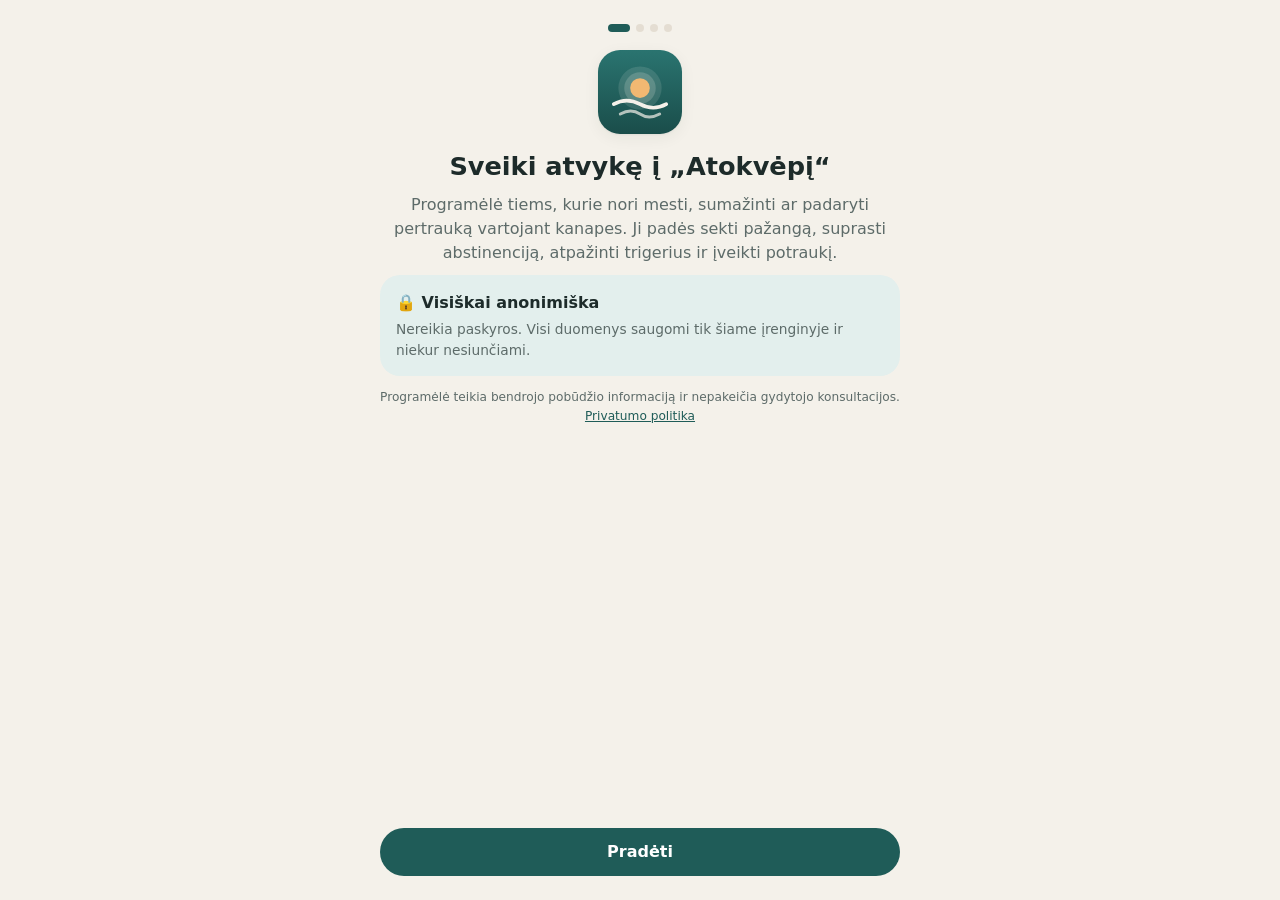
<file: index.html>
<!doctype html>
<html lang="lt">
  <head>
    <meta charset="UTF-8" />
    <meta name="viewport" content="width=device-width, initial-scale=1.0, viewport-fit=cover" />
    <meta name="theme-color" content="#1f5c58" />
    <meta name="description" content="Anonimiška savipagalbos programėlė norintiems mesti ar sumažinti kanapių vartojimą." />
    <meta name="apple-mobile-web-app-capable" content="yes" />
    <meta name="mobile-web-app-capable" content="yes" />
    <meta name="apple-mobile-web-app-title" content="Atokvėpis" />
    <meta name="apple-mobile-web-app-status-bar-style" content="default" />
    <link rel="icon" href="./icon.svg" type="image/svg+xml" />
    <link rel="apple-touch-icon" href="./apple-touch-icon.png" />
    <title>Atokvėpis</title>
    <script type="module" crossorigin src="./assets/index-D5nR9FAJ.js"></script>
    <link rel="stylesheet" crossorigin href="./assets/index-zF6hPWiy.css">
  <link rel="manifest" href="./manifest.webmanifest"></head>
  <body>
    <div id="root"></div>
  </body>
</html>
</file>
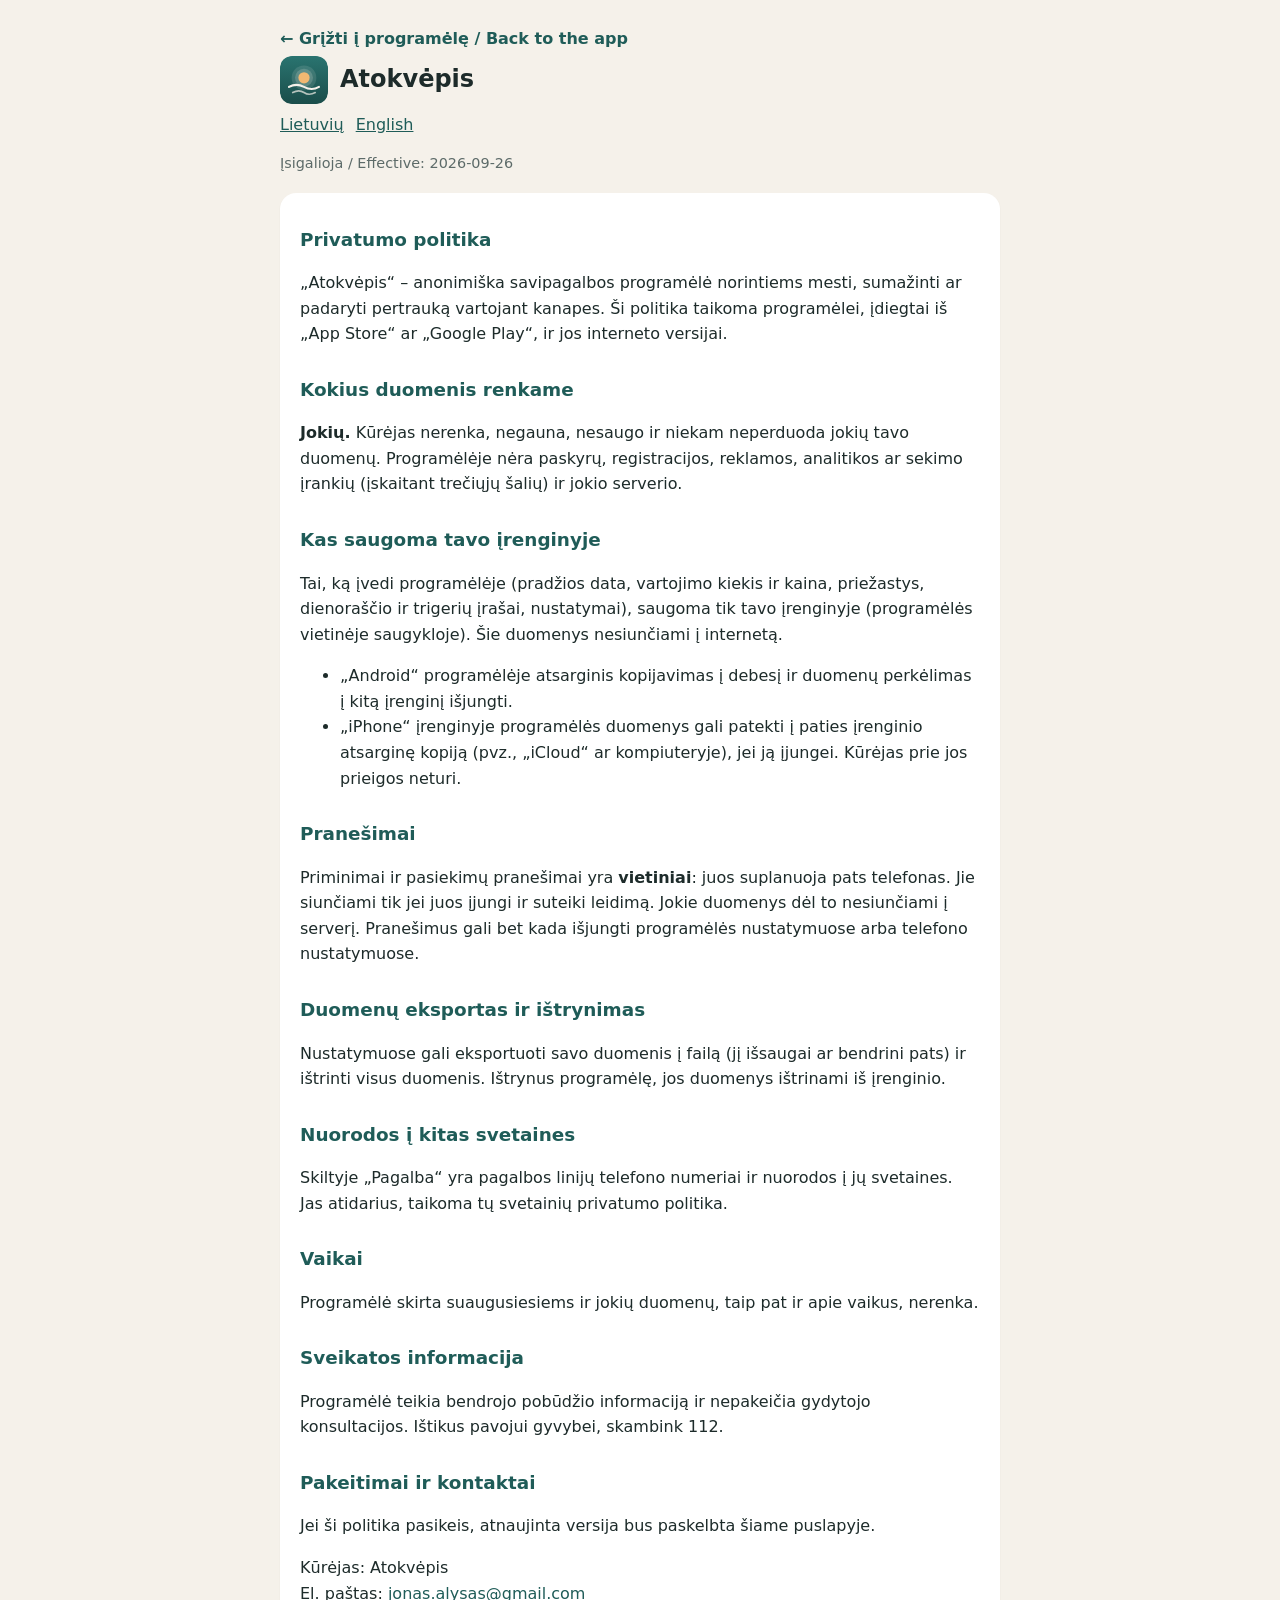
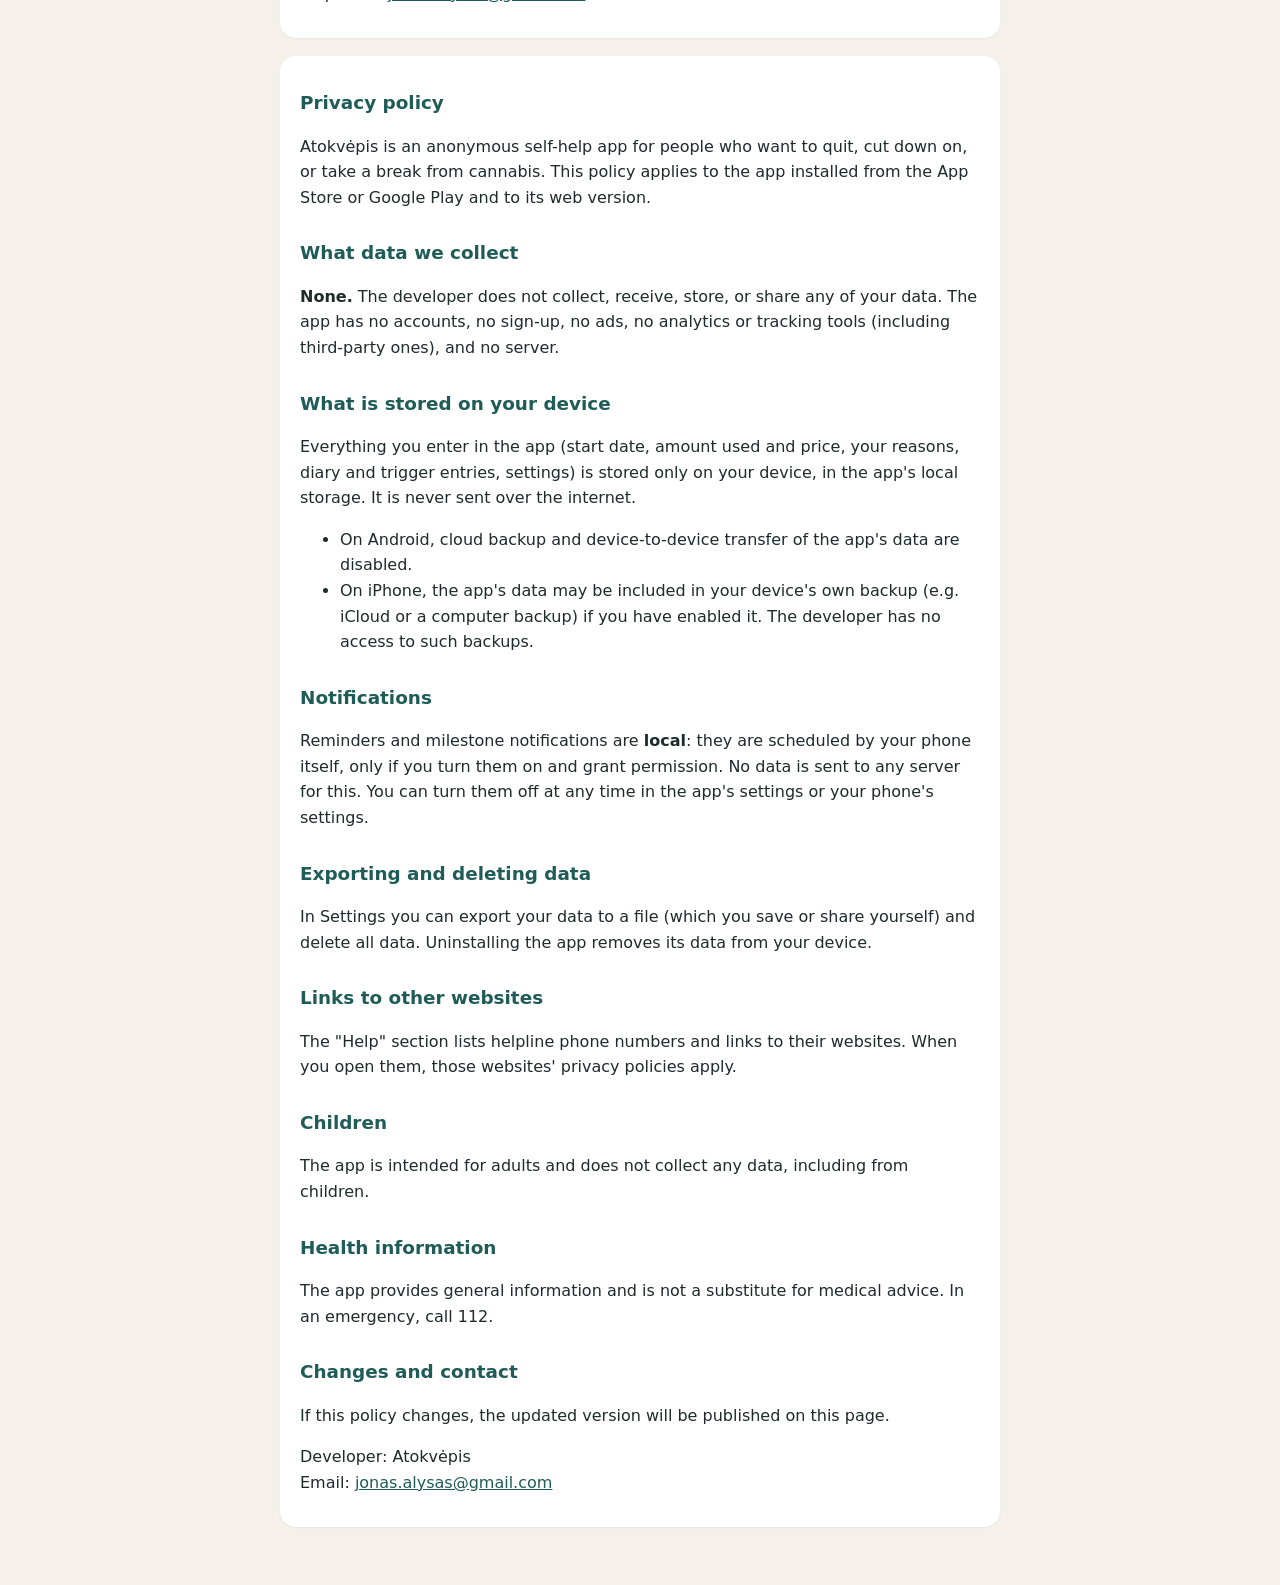
<file: privacy.html>
<!doctype html>
<html lang="lt">
<head>
<meta charset="UTF-8" />
<meta name="viewport" content="width=device-width, initial-scale=1, viewport-fit=cover" />
<meta name="theme-color" content="#1f5c58" />
<title>Atokvėpis – privatumo politika / Privacy policy</title>
<link rel="icon" href="./icon.svg" type="image/svg+xml" />
<style>
  :root { --bg:#f5f1ea; --ink:#1d2b2a; --muted:#5d6b69; --primary:#1f5c58; --line:#e4ddd2;
    font-family: system-ui, -apple-system, 'Segoe UI', Roboto, 'Noto Sans', Arial, sans-serif; color: var(--ink); background: var(--bg); line-height: 1.6; }
  body { margin: 0; }
  main { max-width: 720px; margin: 0 auto; padding: calc(env(safe-area-inset-top, 0px) + 20px) 20px calc(env(safe-area-inset-bottom, 0px) + 40px); }
  header { display: flex; align-items: center; gap: 12px; margin-bottom: 8px; }
  header img { width: 48px; height: 48px; border-radius: 12px; }
  h1 { font-size: 1.5rem; margin: 0; }
  h2 { font-size: 1.15rem; margin: 28px 0 6px; color: var(--primary); }
  section { background: #fff; border-radius: 16px; padding: 4px 20px 16px; margin: 18px 0; box-shadow: 0 1px 2px rgba(0,0,0,.05); }
  .muted { color: var(--muted); font-size: .9rem; }
  .todo { background: #fff3cd; border: 1px dashed #c9a227; padding: 1px 6px; border-radius: 6px; }
  a { color: var(--primary); }
  .back { display: inline-block; margin: 6px 0 4px; font-weight: 600; text-decoration: none; }
  nav.lang a { margin-right: 12px; }
</style>
</head>
<body>
<main>
  <a class="back" href="./index.html#/more/settings">← Grįžti į programėlę / Back to the app</a>
  <header>
    <img src="./icon.svg" alt="" />
    <h1>Atokvėpis</h1>
  </header>
  <nav class="lang"><a href="#lt">Lietuvių</a><a href="#en">English</a></nav>
  <p class="muted">Įsigalioja / Effective: 2026-09-26</p>

  <section id="lt" lang="lt">
    <h2>Privatumo politika</h2>
    <p>„Atokvėpis“ – anonimiška savipagalbos programėlė norintiems mesti, sumažinti ar padaryti pertrauką vartojant kanapes. Ši politika taikoma programėlei, įdiegtai iš „App Store“ ar „Google Play“, ir jos interneto versijai.</p>

    <h2>Kokius duomenis renkame</h2>
    <p><b>Jokių.</b> Kūrėjas nerenka, negauna, nesaugo ir niekam neperduoda jokių tavo duomenų. Programėlėje nėra paskyrų, registracijos, reklamos, analitikos ar sekimo įrankių (įskaitant trečiųjų šalių) ir jokio serverio.</p>

    <h2>Kas saugoma tavo įrenginyje</h2>
    <p>Tai, ką įvedi programėlėje (pradžios data, vartojimo kiekis ir kaina, priežastys, dienoraščio ir trigerių įrašai, nustatymai), saugoma tik tavo įrenginyje (programėlės vietinėje saugykloje). Šie duomenys nesiunčiami į internetą.</p>
    <ul>
      <li>„Android“ programėlėje atsarginis kopijavimas į debesį ir duomenų perkėlimas į kitą įrenginį išjungti.</li>
      <li>„iPhone“ įrenginyje programėlės duomenys gali patekti į paties įrenginio atsarginę kopiją (pvz., „iCloud“ ar kompiuteryje), jei ją įjungei. Kūrėjas prie jos prieigos neturi.</li>
    </ul>

    <h2>Pranešimai</h2>
    <p>Priminimai ir pasiekimų pranešimai yra <b>vietiniai</b>: juos suplanuoja pats telefonas. Jie siunčiami tik jei juos įjungi ir suteiki leidimą. Jokie duomenys dėl to nesiunčiami į serverį. Pranešimus gali bet kada išjungti programėlės nustatymuose arba telefono nustatymuose.</p>

    <h2>Duomenų eksportas ir ištrynimas</h2>
    <p>Nustatymuose gali eksportuoti savo duomenis į failą (jį išsaugai ar bendrini pats) ir ištrinti visus duomenis. Ištrynus programėlę, jos duomenys ištrinami iš įrenginio.</p>

    <h2>Nuorodos į kitas svetaines</h2>
    <p>Skiltyje „Pagalba“ yra pagalbos linijų telefono numeriai ir nuorodos į jų svetaines. Jas atidarius, taikoma tų svetainių privatumo politika.</p>

    <h2>Vaikai</h2>
    <p>Programėlė skirta suaugusiesiems ir jokių duomenų, taip pat ir apie vaikus, nerenka.</p>

    <h2>Sveikatos informacija</h2>
    <p>Programėlė teikia bendrojo pobūdžio informaciją ir nepakeičia gydytojo konsultacijos. Ištikus pavojui gyvybei, skambink 112.</p>

    <h2>Pakeitimai ir kontaktai</h2>
    <p>Jei ši politika pasikeis, atnaujinta versija bus paskelbta šiame puslapyje.</p>
    <p>Kūrėjas: Atokvėpis<br />
       El. paštas: <a href="mailto:jonas.alysas@gmail.com">jonas.alysas@gmail.com</a></p>
  </section>

  <section id="en" lang="en">
    <h2>Privacy policy</h2>
    <p>Atokvėpis is an anonymous self-help app for people who want to quit, cut down on, or take a break from cannabis. This policy applies to the app installed from the App Store or Google Play and to its web version.</p>

    <h2>What data we collect</h2>
    <p><b>None.</b> The developer does not collect, receive, store, or share any of your data. The app has no accounts, no sign-up, no ads, no analytics or tracking tools (including third-party ones), and no server.</p>

    <h2>What is stored on your device</h2>
    <p>Everything you enter in the app (start date, amount used and price, your reasons, diary and trigger entries, settings) is stored only on your device, in the app's local storage. It is never sent over the internet.</p>
    <ul>
      <li>On Android, cloud backup and device-to-device transfer of the app's data are disabled.</li>
      <li>On iPhone, the app's data may be included in your device's own backup (e.g. iCloud or a computer backup) if you have enabled it. The developer has no access to such backups.</li>
    </ul>

    <h2>Notifications</h2>
    <p>Reminders and milestone notifications are <b>local</b>: they are scheduled by your phone itself, only if you turn them on and grant permission. No data is sent to any server for this. You can turn them off at any time in the app's settings or your phone's settings.</p>

    <h2>Exporting and deleting data</h2>
    <p>In Settings you can export your data to a file (which you save or share yourself) and delete all data. Uninstalling the app removes its data from your device.</p>

    <h2>Links to other websites</h2>
    <p>The "Help" section lists helpline phone numbers and links to their websites. When you open them, those websites' privacy policies apply.</p>

    <h2>Children</h2>
    <p>The app is intended for adults and does not collect any data, including from children.</p>

    <h2>Health information</h2>
    <p>The app provides general information and is not a substitute for medical advice. In an emergency, call 112.</p>

    <h2>Changes and contact</h2>
    <p>If this policy changes, the updated version will be published on this page.</p>
    <p>Developer: Atokvėpis<br />
       Email: <a href="mailto:jonas.alysas@gmail.com">jonas.alysas@gmail.com</a></p>
  </section>
</main>
</body>
</html>
</file>
<file: assets/index-zF6hPWiy.css>
:root{--bg: #f4f1ea;--card: #ffffff;--field: #ffffff;--ink: #1d2b2a;--muted: #5d6b69;--line: #e4ddd2;--primary: #1f5c58;--primary-2: #2a7470;--on-primary: #ffffff;--primary-soft: #e3efed;--accent: #e8a15a;--accent-ink: #b8732e;--accent-soft: #fbeedd;--sos: #c8553d;--on-sos: #ffffff;--danger: #b4483c;--danger-soft: #f7e3e0;--ok: #3d8a5f;--seg: #ebe6dc;--nav-bg: rgba(255, 255, 255, .96);--radius: 20px;color-scheme:light;--shadow: 0 1px 2px rgba(29, 43, 42, .05), 0 4px 16px rgba(29, 43, 42, .06);--nav-h: 68px;--sat: var(--safe-area-inset-top, env(safe-area-inset-top, 0px));--sab: var(--safe-area-inset-bottom, env(safe-area-inset-bottom, 0px));--sal: var(--safe-area-inset-left, env(safe-area-inset-left, 0px));--sar: var(--safe-area-inset-right, env(safe-area-inset-right, 0px));font-family:system-ui,-apple-system,Segoe UI,Roboto,Noto Sans,Helvetica Neue,Arial,sans-serif;color:var(--ink);background:var(--bg);-webkit-text-size-adjust:100%;line-height:1.5}:root[data-theme=dark]{--bg: #121a18;--card: #1c2624;--field: #24332f;--ink: #eaf2ef;--muted: #9db0ab;--line: #2e3d39;--primary: #6fc2b6;--primary-2: #84cfc3;--on-primary: #0e1c1a;--primary-soft: #24332f;--accent: #f0b57a;--accent-ink: #f0b57a;--accent-soft: #3a2f22;--sos: #e07a62;--on-sos: #1a0d09;--danger: #e07a62;--danger-soft: #3a2420;--ok: #7cc79b;--seg: #24332f;--nav-bg: rgba(18, 26, 24, .96);--shadow: 0 0 0 1px #2e3d39;color-scheme:dark}*{box-sizing:border-box}html,body{margin:0;padding:0;background:var(--bg)}body{min-height:100dvh;overscroll-behavior-y:none}button,input,textarea,select{font:inherit;color:inherit}a{color:var(--primary)}h1,h2,h3{line-height:1.25;margin:0 0 8px}h1{font-size:1.6rem}h2{font-size:1.2rem}h3{font-size:1.02rem}p{margin:0 0 10px}.app{max-width:560px;margin:0 auto;min-height:100dvh;position:relative;padding-left:var(--sal);padding-right:var(--sar)}.screen{padding:calc(var(--sat) + 16px) 16px calc(var(--nav-h) + var(--sab) + 24px);animation:fade .18s ease-out}@keyframes fade{0%{opacity:0;transform:translateY(4px)}to{opacity:1;transform:none}}.topbar{display:flex;align-items:center;gap:8px;margin-bottom:14px;min-height:40px}.topbar h1{margin:0;font-size:1.35rem;flex:1}.back{border:0;background:transparent;color:var(--primary);height:40px;cursor:pointer;font-size:.95rem;font-weight:600;padding:0 4px}.topbar:has(.back){flex-wrap:wrap}.topbar:has(.back) h1{flex-basis:100%;font-size:1.6rem}.card{background:var(--card);border-radius:var(--radius);padding:16px;box-shadow:var(--shadow);margin-bottom:12px}.card.soft{background:var(--primary-soft);box-shadow:none}.card.accent{background:var(--accent-soft);box-shadow:none}.card.danger{background:var(--danger-soft);box-shadow:none}.card.hero{background:var(--primary);color:var(--on-primary);border-radius:24px;padding:20px 22px}.card.hero .muted{color:var(--on-primary);opacity:.78}.muted{color:var(--muted)}.small{font-size:.86rem}.tiny{font-size:.76rem}.center{text-align:center}.row{display:flex;gap:10px;align-items:center}.row.wrap{flex-wrap:wrap}.between{justify-content:space-between}.grid2{display:grid;grid-template-columns:1fr 1fr;gap:12px}.grid2>.card{margin-bottom:0}.stack>*+*{margin-top:10px}.eyebrow{font-size:.74rem;letter-spacing:.06em;text-transform:uppercase;font-weight:700;color:var(--muted);margin-bottom:4px}.hero .eyebrow{color:var(--on-primary);opacity:.75}.timer{display:flex;gap:8px;margin:8px 0 4px}.timer div{flex:1;background:#ffffff1f;border-radius:14px;padding:10px 4px;text-align:center}.timer b{display:block;font-size:2rem;line-height:1.1;font-variant-numeric:tabular-nums}.timer span{font-size:.78rem;opacity:.85}.stat b{display:block;font-size:1.45rem;font-variant-numeric:tabular-nums}.stat span{font-size:.82rem;color:var(--muted)}.btn{display:inline-flex;align-items:center;justify-content:center;gap:8px;border:0;border-radius:999px;padding:12px 20px;font-weight:600;cursor:pointer;background:var(--primary);color:var(--on-primary);text-decoration:none;min-height:46px}.btn:active{transform:scale(.98)}.btn.block{width:100%}.btn.ghost{background:var(--primary-soft);color:var(--primary)}.btn.light{background:var(--card);color:var(--primary)}.hero .btn.light{background:#ffffff2e;color:var(--on-primary)}.btn.accent{background:var(--accent);color:#3a2410}.btn.danger{background:var(--danger);color:var(--on-sos)}.btn.sos{background:var(--sos);color:var(--on-sos)}.btn.dashed{background:transparent;color:var(--primary);border:1.5px dashed var(--primary);margin:4px 0 12px}.btn.small{padding:8px 12px;min-height:36px;font-size:.9rem;border-radius:999px}.btn:disabled{opacity:.5;cursor:default}.list{list-style:none;margin:0;padding:0}.list-item{display:flex;align-items:center;gap:12px;padding:14px 16px;background:var(--card);border:0;width:100%;text-align:left;cursor:pointer;border-bottom:1px solid var(--line);text-decoration:none;color:inherit}.list-group{border-radius:var(--radius);overflow:hidden;box-shadow:var(--shadow);margin-bottom:14px}.list-group .list-item:last-child{border-bottom:0}.list-item .ico{width:38px;height:38px;border-radius:12px;background:var(--primary-soft);display:grid;place-items:center;font-size:1.15rem;flex-shrink:0}.list-item .grow{flex:1;min-width:0}.list-item .chev{color:var(--muted)}ul.bullets{padding-left:20px;margin:0 0 10px}ul.bullets li{margin-bottom:6px}label.field{display:block;margin-bottom:14px}label.field>span{display:block;font-weight:600;margin-bottom:6px;font-size:.95rem}input[type=text],input[type=number],input[type=datetime-local],textarea,select{width:100%;padding:12px 14px;border:1.5px solid var(--line);border-radius:12px;background:var(--field);font-size:1rem}input:focus,textarea:focus,select:focus{outline:none;border-color:var(--primary-2)}textarea{min-height:90px;resize:vertical}input[type=range]{width:100%;accent-color:var(--primary);height:28px}.range-row{display:flex;justify-content:space-between;font-size:.78rem;color:var(--muted)}.chips{display:flex;flex-wrap:wrap;gap:8px}.chip{border:1.5px solid var(--line);background:var(--field);border-radius:999px;padding:7px 13px;cursor:pointer;font-size:.92rem}.chip.on{background:var(--primary);border-color:var(--primary);color:var(--on-primary)}.seg{display:flex;background:var(--seg);border-radius:14px;padding:4px;gap:4px;margin-bottom:14px}.seg button{flex:1;border:0;background:transparent;padding:9px 6px;border-radius:11px;font-weight:600;cursor:pointer;color:var(--muted);font-size:.92rem}.seg button.on{background:var(--card);color:var(--primary);box-shadow:var(--shadow)}.moods{display:flex;gap:6px}.moods button{flex:1;border:1.5px solid var(--line);background:var(--field);border-radius:14px;padding:8px 0 6px;cursor:pointer;font-size:1.5rem;line-height:1.1}.moods button small{display:block;font-size:.66rem;color:var(--muted);margin-top:2px}.moods button.on{border-color:var(--primary);background:var(--primary-soft)}.progress{height:8px;background:var(--line);border-radius:99px;overflow:hidden}.progress>div{height:100%;background:var(--accent);border-radius:99px}.hero .progress{background:#fff3}.badge{display:inline-block;padding:3px 9px;border-radius:99px;font-size:.75rem;font-weight:700;background:var(--primary-soft);color:var(--primary)}.badge.accent{background:var(--accent-soft);color:#8a5520}.badge.danger{background:var(--danger-soft);color:var(--danger)}.badge.ok{background:#e2f1e8;color:var(--ok)}.nav{position:fixed;bottom:0;left:0;right:0;z-index:10;background:var(--nav-bg);-webkit-backdrop-filter:blur(10px);backdrop-filter:blur(10px);border-top:1px solid var(--line);padding-bottom:var(--sab)}.nav-inner{max-width:560px;margin:0 auto;display:flex;height:var(--nav-h);align-items:center}.nav a{flex:1;display:flex;flex-direction:column;align-items:center;gap:2px;text-decoration:none;color:var(--muted);font-size:.7rem;font-weight:600;padding:6px 0}.nav a svg{width:24px;height:24px}.nav a.on{color:var(--primary)}.nav a.sos .bubble{width:50px;height:50px;border-radius:50%;background:var(--accent);color:#3a2410;display:grid;place-items:center;margin-top:-22px;box-shadow:0 4px 14px #e8a15a80;font-weight:800;font-size:.85rem}.breath-wrap{display:grid;place-items:center;height:260px;position:relative}.breath{width:120px;height:120px;border-radius:50%;background:radial-gradient(circle at 40% 35%,#7fb5ae,var(--primary));transition:transform linear;display:grid;place-items:center;color:var(--on-primary);font-weight:700}.breath-ring{position:absolute;width:230px;height:230px;border-radius:50%;border:2px dashed #c9dcd9}.big-time{font-size:2.6rem;font-weight:700;font-variant-numeric:tabular-nums;text-align:center}.chart{width:100%;height:auto;display:block}.legend{display:flex;gap:14px;font-size:.8rem;color:var(--muted);margin-top:6px;flex-wrap:wrap}.legend i{display:inline-block;width:10px;height:10px;border-radius:3px;margin-right:5px;vertical-align:-1px}.entry{border-left:4px solid var(--primary-soft);padding-left:12px}.ach{display:flex;gap:12px;align-items:center}.ach .ai{font-size:1.6rem;width:46px;height:46px;border-radius:14px;display:grid;place-items:center;background:var(--primary-soft);flex-shrink:0}.ach.locked .ai{filter:grayscale(1);opacity:.45}.ach .grow{flex:1}.onb{min-height:100dvh;display:flex;flex-direction:column;padding:calc(var(--sat) + 24px) 20px calc(var(--sab) + 24px)}.onb .grow{flex:1}.dots{display:flex;gap:6px;justify-content:center;margin-bottom:18px}.dots i{width:8px;height:8px;border-radius:99px;background:var(--line)}.dots i.on{background:var(--primary);width:22px}.logo{width:84px;height:84px;border-radius:22px;box-shadow:var(--shadow)}.goal-opt{display:block;width:100%;text-align:left;background:var(--field);border:2px solid var(--line);border-radius:16px;padding:14px 16px;margin-bottom:10px;cursor:pointer}.goal-opt.on{border-color:var(--primary);background:var(--primary-soft)}.goal-opt b{display:block}.reason{display:flex;align-items:center;gap:10px;padding:12px 14px;background:var(--field);border-radius:14px;margin-bottom:8px;box-shadow:var(--shadow)}.reason span{flex:1}.icon-btn{border:0;background:transparent;cursor:pointer;color:var(--muted);font-size:1.1rem;padding:4px 8px}.toast{position:fixed;left:50%;bottom:calc(var(--nav-h) + 20px + var(--sab));transform:translate(-50%);background:var(--ink);color:#fff;padding:10px 16px;border-radius:12px;z-index:30;font-size:.92rem;box-shadow:var(--shadow);max-width:90vw}.modal-bg{position:fixed;inset:0;background:#141e1e73;z-index:40;display:flex;align-items:flex-end;justify-content:center}.modal{background:var(--bg);width:100%;max-width:560px;border-radius:22px 22px 0 0;padding:20px 16px calc(var(--sab) + 20px);max-height:92dvh;overflow:auto}.phase-dot{width:12px;height:12px;border-radius:50%;background:var(--line);flex-shrink:0;margin-top:5px}.phase-dot.on{background:var(--accent);box-shadow:0 0 0 4px var(--accent-soft)}.phase-dot.done{background:var(--primary)}.disclaimer{font-size:.8rem;color:var(--muted);margin-top:14px}.switch{display:flex;align-items:center;justify-content:space-between;gap:12px;padding:10px 0;cursor:pointer}.switch input{appearance:none;-webkit-appearance:none;width:50px;height:30px;border-radius:99px;background:var(--line);position:relative;flex-shrink:0;cursor:pointer;transition:background .2s;margin:0}.switch input:after{content:"";position:absolute;top:3px;left:3px;width:24px;height:24px;border-radius:50%;background:var(--field);box-shadow:0 1px 3px #0003;transition:transform .2s}.switch input:checked{background:var(--primary)}.switch input:checked:after{transform:translate(20px)}.switch input:disabled{opacity:.5}input[type=time]{width:100%;padding:12px 14px;border:1.5px solid var(--line);border-radius:12px;background:var(--field);font-size:1rem}.toast{background:var(--ink);color:var(--bg)}.list-item{color:var(--ink)}.card.tap,button.card{width:100%;text-align:left;border:0;cursor:pointer;color:inherit;font:inherit;display:block}.stat .eyebrow{font-size:.68rem}.hero-num{font-size:3.4rem;font-weight:800;line-height:1;letter-spacing:-.02em;font-variant-numeric:tabular-nums}.sos-big{min-height:56px;margin:6px 0 14px;font-size:1rem}.sos-big b{font-weight:800;letter-spacing:.06em;margin-right:6px}.money-input{display:inline-flex;align-items:center;gap:6px;background:var(--seg);border-radius:14px;padding:4px 12px}.money-input input{border:0!important;background:transparent!important;width:84px;padding:8px 0!important;font-size:1.2rem!important;font-weight:700}.money-input span{color:var(--muted)}.pill-seg{display:inline-flex;background:var(--seg);border-radius:999px;padding:3px}.pill-seg button{border:0;background:transparent;padding:6px 14px;border-radius:999px;font-weight:600;font-size:.85rem;cursor:pointer;color:var(--muted)}.pill-seg button.on{background:var(--primary);color:var(--on-primary)}.cost-item{padding:10px 0;border-bottom:1px solid var(--line)}.cost-item:last-child{border-bottom:0}.cost-item:not(.on) b{color:var(--muted);font-weight:600}.cost-item select{padding:8px 10px}.inline-name{padding:6px 8px!important;font-weight:600;font-size:.9rem!important}.total-bar{position:sticky;bottom:calc(var(--nav-h) + var(--sab) + 10px);display:flex;justify-content:space-between;align-items:center;background:var(--primary);color:var(--on-primary);border-radius:999px;padding:14px 22px;box-shadow:0 6px 20px #0000002e}.total-bar b{font-size:1.15rem}.bar-row{margin-top:12px}.bar-row .progress{margin-top:4px}.reason-cards{display:flex;gap:10px;overflow-x:auto;padding:2px 2px 10px;scroll-snap-type:x mandatory}.reason-card{flex:0 0 72%;scroll-snap-align:start;background:var(--accent-soft);border-radius:18px;padding:16px;font-weight:600;min-height:90px}.reason-card span{display:block;color:var(--sos);margin-bottom:6px}.lock{min-height:100dvh;display:flex;flex-direction:column;align-items:center;justify-content:center;padding:24px}.pin-dots{display:flex;gap:16px;margin:12px 0 4px}.pin-dots i{width:14px;height:14px;border-radius:50%;border:2px solid var(--primary)}.pin-dots i.on{background:var(--primary)}.keypad{display:grid;grid-template-columns:repeat(3,72px);gap:14px}.keypad button{height:72px;border-radius:50%;border:0;background:var(--card);box-shadow:var(--shadow);font-size:1.5rem;font-weight:600;cursor:pointer}.keypad button:active{background:var(--primary-soft)}.cal{display:grid;grid-template-columns:repeat(7,1fr);gap:4px;text-align:center}.cal-h{font-size:.72rem;color:var(--muted);font-weight:700}.cal-d{aspect-ratio:1;display:grid;place-items:center;border-radius:50%;font-size:.85rem}.cal-d.clean{background:var(--primary);color:var(--on-primary)}.cal-d.slip{background:var(--sos);color:var(--on-sos)}.cal-d.today{outline:2px solid var(--accent);outline-offset:1px}.cut-bars{display:flex;gap:6px;align-items:flex-end;height:120px}.cut-bars>div{flex:1;display:flex;flex-direction:column;align-items:center;justify-content:flex-end;height:100%;font-size:.7rem}.cut-bars span{width:100%;background:var(--primary-soft);border-radius:8px 8px 0 0;min-height:3px}.cut-bars .on span{background:var(--accent)}.cut-bars small{color:var(--muted)}.badges{display:grid;grid-template-columns:repeat(3,1fr);gap:10px;margin-bottom:12px}.badge-tile{background:var(--card);border-radius:20px;box-shadow:var(--shadow);padding:12px 6px;text-align:center;display:flex;flex-direction:column}.badge-tile span{font-size:1.8rem}.badge-tile b{font-size:.8rem}.badge-tile small{color:var(--muted);font-size:.7rem}.badge-tile.locked{opacity:.4;filter:grayscale(1)}.accents{display:grid;gap:8px}.accents button{display:flex;align-items:center;gap:10px;border:1.5px solid var(--line);background:var(--field);border-radius:14px;padding:10px 12px;cursor:pointer;font-weight:600;text-align:left}.accents button small{margin-left:auto;color:var(--muted);font-weight:500}.accents button i{width:22px;height:22px;border-radius:50%}.accents button.on{border-color:var(--primary)}.accents button:disabled{opacity:.55;cursor:default}.week-dots{display:flex;gap:6px;margin:8px 0}.week-dots i{flex:1;height:10px;border-radius:99px;background:var(--line)}.week-dots i.clean{background:var(--primary)}.week-dots i.slip{background:var(--sos)}.badge-tile img{width:100%;height:auto;aspect-ratio:1;border-radius:20px;object-fit:cover;margin-bottom:6px}.badge-tile.locked{opacity:1;filter:none}.badge-tile.locked img{filter:grayscale(1) blur(3px);opacity:.55}.badge-tile.locked b,.badge-tile.locked small{opacity:.6}.badge-tile .badge-text{display:flex;flex-direction:column}.badge-tile.special{grid-column:span 3;flex-direction:row;align-items:center;gap:14px;padding:12px;text-align:left;background:linear-gradient(135deg,var(--card),var(--accent-soft))}.badge-tile.special img{width:40%;flex:none;margin-bottom:0}.badge-tile.special b{font-size:1.05rem}.badge-tile.special small{font-size:.78rem}.badge-tile .badge-desc{margin-top:4px}:root{--plant-gold: #e8b04a;--plant-glow-a: rgba(255, 214, 150, .42);--plant-glow-b: rgba(255, 190, 110, 0);--plant-shadow: 0 10px 28px rgba(31, 52, 48, .18), 0 2px 6px rgba(31, 52, 48, .1)}:root[data-theme=dark]{--plant-gold: #f0c060;--plant-glow-a: rgba(255, 205, 140, .26);--plant-glow-b: rgba(255, 190, 110, 0);--plant-shadow: 0 12px 30px rgba(0, 0, 0, .45), 0 0 0 1px rgba(255, 255, 255, .06)}.plant{position:relative;display:inline-flex;flex-direction:column;align-items:stretch}.plant-lg{display:flex;width:100%;margin:6px 0 4px}.plant-btn{display:block;width:100%;border:0;background:transparent;padding:0;cursor:pointer;position:relative;border-radius:20px;-webkit-tap-highlight-color:transparent;text-align:left}.plant-btn:focus-visible{outline:2px solid var(--primary);outline-offset:3px}.plant-photo{position:relative;display:block;overflow:hidden;border-radius:20px;aspect-ratio:4 / 3;background:linear-gradient(135deg,var(--primary-soft),var(--accent-soft));box-shadow:var(--plant-shadow);isolation:isolate;transform:translateZ(0)}.plant-sm .plant-btn{width:76px;border-radius:18px}.plant-sm .plant-photo{width:76px;height:76px;aspect-ratio:auto;border-radius:18px}.plant-layer{position:absolute;inset:0;opacity:0;transition:opacity 1.5s cubic-bezier(.4,0,.2,1)}.plant-layer.is-loaded{opacity:1}.plant-layer img{display:block;width:100%;height:100%;object-fit:cover;object-position:var(--focus, 50% 50%);transform-origin:var(--focus, 50% 50%);animation:plant-kb 26s ease-in-out infinite alternate;will-change:transform;-webkit-user-select:none;user-select:none}.plant-sm .plant-layer img{animation-duration:18s}@keyframes plant-kb{0%{transform:scale(1.04) translate3d(.7%,0,0)}to{transform:scale(1.11) translate3d(-.7%,0,0)}}.plant-light{position:absolute;inset:0;pointer-events:none;mix-blend-mode:screen;background:radial-gradient(75% 60% at 72% 18%,var(--plant-glow-a),var(--plant-glow-b) 70%);animation:plant-light 9s ease-in-out infinite}.plant-light:after{content:"";position:absolute;inset:0;mix-blend-mode:normal;background:linear-gradient(180deg,#0000 55%,#00000038)}.is-gold .plant-light{background:radial-gradient(80% 65% at 60% 22%,#ffd27880,#ffbe5a00 72%);animation-duration:6s}@keyframes plant-light{0%,to{opacity:.55}50%{opacity:1}}.plant-particles{position:absolute;inset:0;pointer-events:none;overflow:hidden}.plant-particles i{position:absolute;border-radius:50%;background:radial-gradient(circle,#fff6d8,#ffd27a 45%,#ffc86400 72%);box-shadow:0 0 8px 2px #ffd7828c;opacity:0;animation:plant-float 8s ease-in-out infinite}@keyframes plant-float{0%{opacity:0;transform:translateZ(0) scale(.6)}20%{opacity:.95}60%{opacity:.7}to{opacity:0;transform:translate3d(14px,-90px,0) scale(1.1)}}.plant-chip{position:absolute;left:10px;bottom:10px;padding:3px 10px;border-radius:99px;font-size:.72rem;font-weight:700;letter-spacing:.02em;color:#fff;background:#141e1c61;backdrop-filter:blur(6px);-webkit-backdrop-filter:blur(6px)}.is-gold .plant-chip{background:#78501473}.plant-burst{position:absolute;left:50%;top:14%;transform:translate(-50%);background:var(--accent);color:#3a2410;font-weight:800;font-size:.8rem;padding:3px 9px;border-radius:99px;box-shadow:0 4px 14px #0003;animation:plant-burst 2.8s ease-out forwards;pointer-events:none;white-space:nowrap;z-index:3}@keyframes plant-burst{0%{opacity:0;transform:translate(-50%,10px) scale(.7)}15%{opacity:1;transform:translate(-50%) scale(1)}80%{opacity:1}to{opacity:0;transform:translate(-50%,-18px)}}.is-growing .plant-photo{animation:plant-pulse 1.8s ease-out}@keyframes plant-pulse{0%{box-shadow:var(--plant-shadow),0 0 #e8a15a8c}to{box-shadow:var(--plant-shadow),0 0 0 16px #e8a15a00}}.plant-meta{margin-top:12px;text-align:left}.plant-meta-row{display:flex;justify-content:space-between;align-items:baseline;gap:10px;font-size:.86rem;margin-bottom:7px}.plant-meta-row b{font-size:.95rem}.plant-meta-row .muted{font-size:.8rem;text-align:right}.plant-bar{height:6px;border-radius:99px;background:var(--line);overflow:hidden}.plant-bar i{display:block;height:100%;border-radius:inherit;background:linear-gradient(90deg,var(--primary-2),var(--primary));transition:width 1.4s cubic-bezier(.2,.8,.2,1)}.is-gold .plant-bar i{background:linear-gradient(90deg,#f3d38a,var(--plant-gold))}.plant-info{display:flex;flex-direction:column;gap:2px;background:var(--card);border:1px solid var(--line);box-shadow:0 8px 24px #00000024;border-radius:16px;padding:10px 14px;font-size:.84rem;text-align:left;animation:fade .2s ease-out;z-index:5}.plant-info a{font-weight:700;margin-top:4px}.plant-sm .plant-info{position:absolute;top:calc(100% + 6px);right:0;width:220px}.plant-lg .plant-info{margin-top:10px}.plant-card{background:linear-gradient(180deg,var(--primary-soft),var(--card) 75%)}:root{--br-a: #2a8a80;--br-b: #1f5c58;--br-glow: rgba(42, 138, 128, .55);--br-warm: #e8a15a;--br-warm-glow: rgba(232, 161, 90, .5);--br-ink: #ffffff}:root[data-theme=dark]{--br-a: #7fd3c5;--br-b: #2f8f84;--br-glow: rgba(111, 194, 182, .55);--br-warm: #f0b57a;--br-warm-glow: rgba(240, 181, 122, .45);--br-ink: #0e1c1a}.breathe-card{overflow:hidden;background:radial-gradient(120% 80% at 50% 45%,var(--primary-soft),var(--card) 70%)}.breathe-stage{position:relative;height:300px;display:grid;place-items:center}.breathe-stage>*{grid-area:1 / 1}.breathe-halo{width:250px;height:250px;border-radius:50%;background:radial-gradient(circle,var(--br-glow) 0%,transparent 68%);filter:blur(6px);will-change:transform,opacity}.k-out .breathe-halo,.k-rest .breathe-halo{background:radial-gradient(circle,var(--br-warm-glow) 0%,transparent 68%)}.breathe-ring{width:262px;height:262px;transform:rotate(-90deg)}.breathe-ring circle{fill:none;stroke-width:1.6}.breathe-ring .track{stroke:var(--line);stroke-dasharray:.006 .018;stroke-linecap:round}.breathe-ring .prog{stroke:var(--primary);stroke-dasharray:1;stroke-dashoffset:1;stroke-linecap:round;opacity:.8}.k-out .breathe-ring .prog,.k-rest .breathe-ring .prog{stroke:var(--accent)}.breathe-orb{position:relative;width:210px;height:210px;border-radius:50%;overflow:hidden;will-change:transform;background:radial-gradient(circle at 38% 32%,var(--br-a),var(--br-b) 72%);box-shadow:0 0 40px 6px var(--br-glow),inset 0 -12px 30px #0000001f;transform:scale(.78);transition:box-shadow 1.2s ease}.k-out .breathe-orb,.k-rest .breathe-orb{box-shadow:0 0 46px 8px var(--br-warm-glow),inset 0 -12px 30px #0000001a}.k-hold .breathe-orb{box-shadow:0 0 60px 14px var(--br-glow),inset 0 -12px 30px #0000001f}.breathe-warm{position:absolute;inset:0;border-radius:50%;background:radial-gradient(circle at 60% 65%,var(--br-warm),transparent 75%);opacity:.3}.breathe-shine{position:absolute;left:18%;top:12%;width:42%;height:30%;border-radius:50%;background:radial-gradient(circle,rgba(255,255,255,.45),transparent 70%)}.breathe-label{position:relative;display:flex;flex-direction:column;align-items:center;color:var(--br-ink);text-shadow:0 1px 6px rgba(0,0,0,.18);pointer-events:none}.breathe-label b{font-size:1.35rem;letter-spacing:.02em}.breathe-label span{font-size:2rem;font-weight:800;line-height:1.1;font-variant-numeric:tabular-nums;opacity:.92}:root[data-theme=dark] .breathe-label{text-shadow:none}.breathe-patterns{display:grid;gap:8px}.breathe-patterns button{display:flex;flex-direction:column;align-items:flex-start;text-align:left;border:1.5px solid var(--line);background:var(--field);border-radius:14px;padding:10px 14px;cursor:pointer}.breathe-patterns button small{color:var(--muted);font-size:.78rem}.breathe-patterns button.on{border-color:var(--primary);background:var(--primary-soft)}.breath-shortcut{display:flex;align-items:center;gap:12px;padding:12px 16px;margin:-4px 0 14px;border-radius:var(--radius);background:var(--card);box-shadow:var(--shadow);text-decoration:none;color:var(--ink)}.breath-shortcut .grow{flex:1}.breath-shortcut .chev{color:var(--muted)}.breath-dot{width:38px;height:38px;flex:none;border-radius:50%;background:radial-gradient(circle at 38% 32%,var(--br-a),var(--br-b) 72%);box-shadow:0 0 14px 2px var(--br-glow);animation:breath-dot 8s ease-in-out infinite}@keyframes breath-dot{0%,to{transform:scale(.78)}45%,55%{transform:scale(1)}}@media(prefers-reduced-motion:reduce){.plant-layer img,.plant-light,.plant-photo,.breath-dot,.plant-burst{animation:none!important}.plant-layer img{transform:scale(1.02)}.plant-layer,.plant-bar i{transition:none!important}.plant-particles i{animation:none!important;opacity:.75}}.spirit-quote{margin:0 0 12px;border-left:4px solid var(--primary-2)}.spirit-quote blockquote{margin:0;font-size:1.02rem;font-style:italic;line-height:1.55}.spirit-quote figcaption{margin-top:8px;font-size:.82rem;color:var(--muted)}.spirit-h{margin:18px 4px 8px;font-size:1rem;color:var(--muted);font-weight:600}.qa-card{margin:0 0 12px;border-left:4px solid var(--primary-2)}.qa-label{font-size:.75rem;text-transform:uppercase;letter-spacing:.04em;color:var(--muted);font-weight:600;margin:2px 0 4px;display:flex;align-items:center;gap:6px}.qa-tag{text-transform:none;letter-spacing:0;font-weight:500;font-size:.72rem;padding:1px 7px;border-radius:999px;border:1px solid var(--primary-2);color:var(--primary-2)}.qa-q{margin:0 0 10px;font-weight:600;line-height:1.45}.qa-a{margin:0 0 10px;font-size:1.02rem;font-style:italic;line-height:1.55}.qa-toggle{background:none;border:1px solid var(--primary-2);color:var(--primary-2);border-radius:999px;padding:5px 12px;font-size:.85rem;cursor:pointer}.qa-en{margin-top:10px;padding:10px 12px;border-radius:10px;background:#7f7f7f1a;font-size:.92rem;line-height:1.5}.qa-en p{margin:0 0 6px}.qa-en p:last-child{margin:0}.qa-note{margin:10px 0 0}.qa-src{margin-top:10px}.qa-links{list-style:none;padding:0;margin:4px 0 0}.qa-links li{margin:3px 0;font-size:.85rem;word-break:break-word}.range-pills{display:flex;width:100%;margin-bottom:12px}.range-pills button{flex:1;padding:8px 0}.entry-card{border-left:4px solid var(--primary)}.entry-card.trigger{border-left-color:var(--accent)}.kind-tag{font-size:.72rem;font-weight:700;letter-spacing:.05em;text-transform:uppercase;color:var(--primary)}.kind-tag.trigger{color:var(--accent-ink)}.trig-sum{margin-top:12px;padding-top:10px;border-top:1px solid var(--line)}.kind-opt{display:flex;align-items:center;gap:14px}.kind-opt>span:last-child{display:flex;flex-direction:column;gap:2px}.kind-ico{width:44px;height:44px;border-radius:14px;display:grid;place-items:center;font-size:1.35rem;background:var(--primary-soft);flex-shrink:0}.kind-opt.trigger .kind-ico{background:var(--accent-soft)}.when-btn{flex:1;display:flex;align-items:center;gap:8px;padding:12px 14px;border:1.5px solid var(--line);border-radius:12px;background:var(--field);color:var(--ink);font:inherit;font-weight:600;cursor:pointer;text-align:left;min-height:48px}.when-btn:focus-visible,.dp-d:focus-visible,.dp-nav:focus-visible{outline:2px solid var(--primary-2);outline-offset:2px}.dp-title{font-size:1.05rem}.dp-nav{width:42px;height:42px;border-radius:50%;border:0;background:var(--primary-soft);color:var(--primary);font-size:1.4rem;font-weight:700;cursor:pointer}.dp-nav:disabled{opacity:.35;cursor:default}.dp-grid{display:grid;grid-template-columns:repeat(7,1fr);gap:4px;text-align:center}.dp-grid abbr{text-decoration:none;padding:4px 0}.dp-d{position:relative;aspect-ratio:1;border:0;border-radius:50%;background:transparent;color:var(--ink);font:inherit;font-size:.95rem;cursor:pointer}.dp-d:hover:not(:disabled){background:var(--primary-soft)}.dp-d:disabled{color:var(--muted);opacity:.35;cursor:default}.dp-d.today{outline:2px solid var(--accent);outline-offset:-2px;font-weight:700}.dp-d.sel{background:var(--primary);color:var(--on-primary);font-weight:700}.dp-d i{position:absolute;left:50%;bottom:5px;width:5px;height:5px;margin-left:-2.5px;border-radius:50%;background:var(--accent)}.dp-d.sel i{background:var(--on-primary)}.bashar-day{border-left:4px solid var(--accent)}.bashar-lt{margin:4px 0 8px;font-size:1.02rem;line-height:1.45}.bashar-en{margin:8px 0 0;padding:10px 12px;border-radius:12px;background:var(--accent-soft);font-style:italic;font-size:.92rem;line-height:1.45}.bashar-more{display:inline-block;margin-top:10px;font-weight:600;color:var(--primary);text-decoration:none}.bashar-day .link-btn{border:0;background:transparent;padding:4px 0;color:var(--primary);font-weight:600;cursor:pointer;text-decoration:underline;text-underline-offset:3px}
</file>
